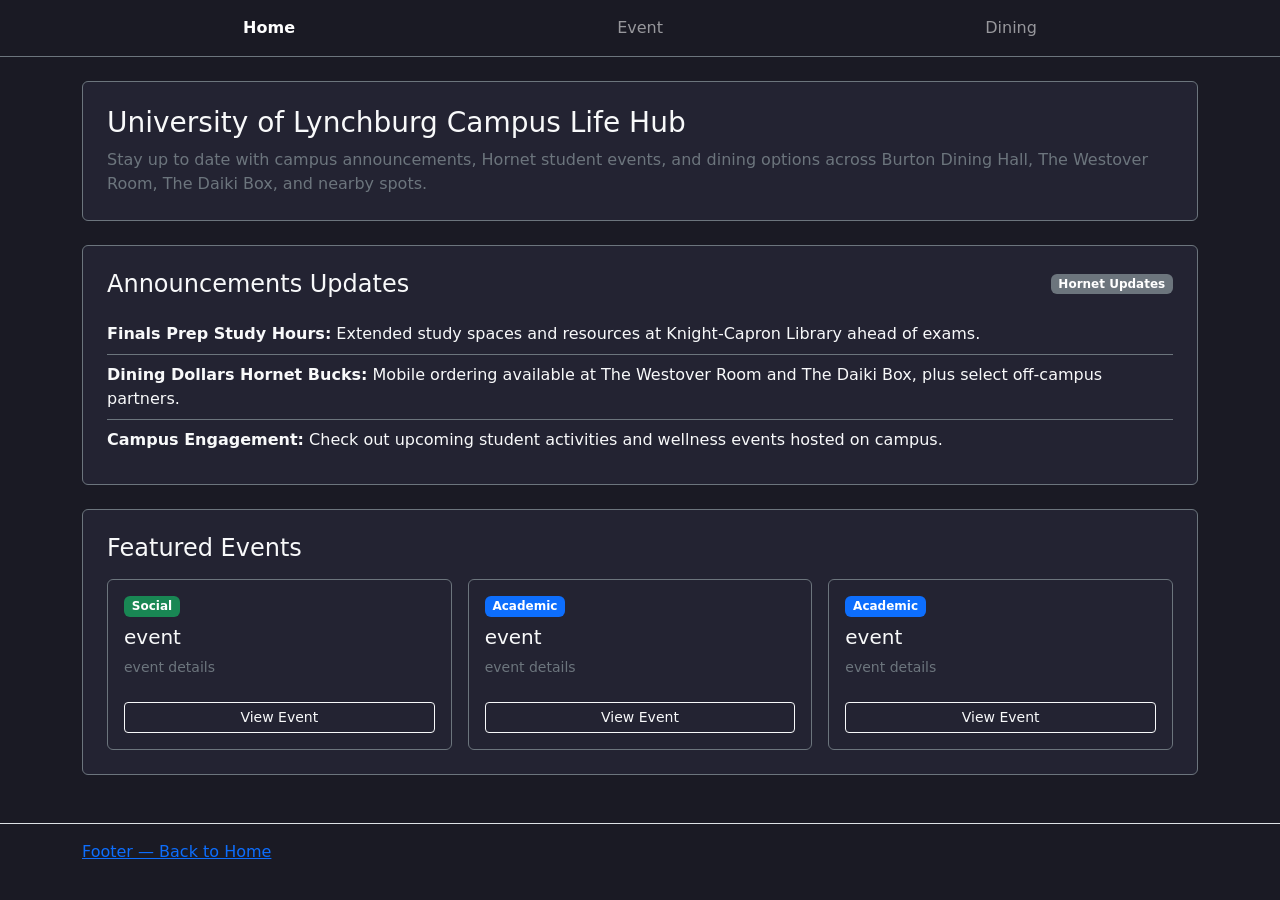
<file: index.html>
<!DOCTYPE html>
<html lang="en">
<head>
    <meta charset="UTF-8">
    <meta name="viewport" content="width=device-width, initial-scale=1.0">
    <title>Campus Life</title>
    <link href="https://cdn.jsdelivr.net/npm/bootstrap@5.3.3/dist/css/bootstrap.min.css" rel="stylesheet">
    <link rel="stylesheet" href="css/style.css">

</head>
<body>
  <header>
    <nav class="navbar navbar-expand navbar-dark border-bottom border-secondary">
      <div class="container">
        <ul class="navbar-nav w-100 justify-content-around">
          <li class="nav-item">
            <a class="nav-link active fw-semibold" aria-current="page" href="index.html">Home</a>
          </li>
          <li class="nav-item">
            <a class="nav-link" href="event.html">Event</a>
          </li>
          <li class="nav-item">
            <a class="nav-link" href="dining.html">Dining</a>
          </li>
        </ul>
      </div>
    </nav>
  </header>
  <main class="container my-4 flex-grow-1">
    <section id="app-info" class="p-4 mb-4 border border-secondary rounded">
      <h1 class="h3 mb-2">University of Lynchburg Campus Life Hub</h1>
        <p class="mb-0 text-secondary">
          Stay up to date with campus announcements, Hornet student events, and dining options
          across Burton Dining Hall, The Westover Room, The Daiki Box, and nearby spots.
        </p>
    </section>
    <!--Announcements and Updates -->
    <section id="announcements" class="p-4 mb-4 border border-secondary rounded">
      <div class="d-flex justify-content-between align-items-center mb-3">
        <h2 class="h4 mb-0">Announcements Updates</h2>
        <div class="badge text-bg-secondary">Hornet Updates</div>
      </div>
      <ul id="announcements-list" class="list-group list-group-flush">
        <li class="list-group-item bg-transparent text-light border-secondary px-0">
          <strong>Finals Prep Study Hours:</strong> Extended study spaces and resources at Knight-Capron Library ahead of exams.
        </li>
        <li class="list-group-item bg-transparent text-light border-secondary px-0">
          <strong>Dining Dollars Hornet Bucks:</strong> Mobile ordering available at The Westover Room and The Daiki Box, plus select off-campus partners.
        </li>
        <li class="list-group-item bg-transparent text-light border-secondary px-0">
          <strong>Campus Engagement:</strong> Check out upcoming student activities and wellness events hosted on campus.
        </li>
      </ul>
    </section>
    <!-- Featured Events-->
    <section id="featured-events" class="p-4 mb-4 border border-secondary rounded">
    <h2 class="h4 mb-3">Featured Events</h2>
    <div class="row g-3">
      <!-- Featured Event Card 1 -->
      <div class="col-md-4">
        <div class="card h-100 bg-transparent text-light border-secondary">
          <div class="card-body d-flex flex-column">
            <div class="badge text-bg-success align-self-start mb-2">Social</div>
            <h3 class="h5 card-title">event</h3>
            <p class="card-text text-secondary small flex-grow-1">
              event details
            </p>
            <a href="event.html" class="btn btn-outline-light btn-sm mt-2">View Event</a>
          </div>
        </div>
      </div>
      <!-- Featured Event Card 2 -->
      <div class="col-md-4">
        <div class="card h-100 bg-transparent text-light border-secondary">
          <div class="card-body d-flex flex-column">
            <div class="badge text-bg-primary align-self-start mb-2">Academic</div>
            <h3 class="h5 card-title">event</h3>
            <p class="card-text text-secondary small flex-grow-1">
              event details
            </p>
            <a href="event.html" class="btn btn-outline-light btn-sm mt-2">View Event</a>
          </div>
        </div>
      </div>
      <!-- Featured Event Card 3 -->
      <div class="col-md-4">
        <div class="card h-100 bg-transparent text-light border-secondary">
          <div class="card-body d-flex flex-column">
            <div class="badge text-bg-primary align-self-start mb-2">Academic</div>
            <h3 class="h5 card-title">event</h3>
            <p class="card-text text-secondary small flex-grow-1">
              event details
            </p>
            <a href="event.html" class="btn btn-outline-light btn-sm mt-2">View Event</a>
          </div>
        </div>
      </div>

    </div>
  </section>
  </main>

  <footer class="border-top py-3 mt-5">
    <div class="container">
      <a href="index.html">Footer — Back to Home</a>
    </div>
  </footer>
  <script src="https://cdn.jsdelivr.net/npm/bootstrap@5.3.9/dist/js/bootstrap.bundle.min.js" integrity="sha384-WyOxWvTyr1QaMPfiPJSv76iReVthorl5uWlFtZPyK0IEB0hGzo9y5Bp9mYanr8Bu" crossorigin="anonymous"></script>
  <script src="js/script.js"></script>
</body>
</html>
</file>
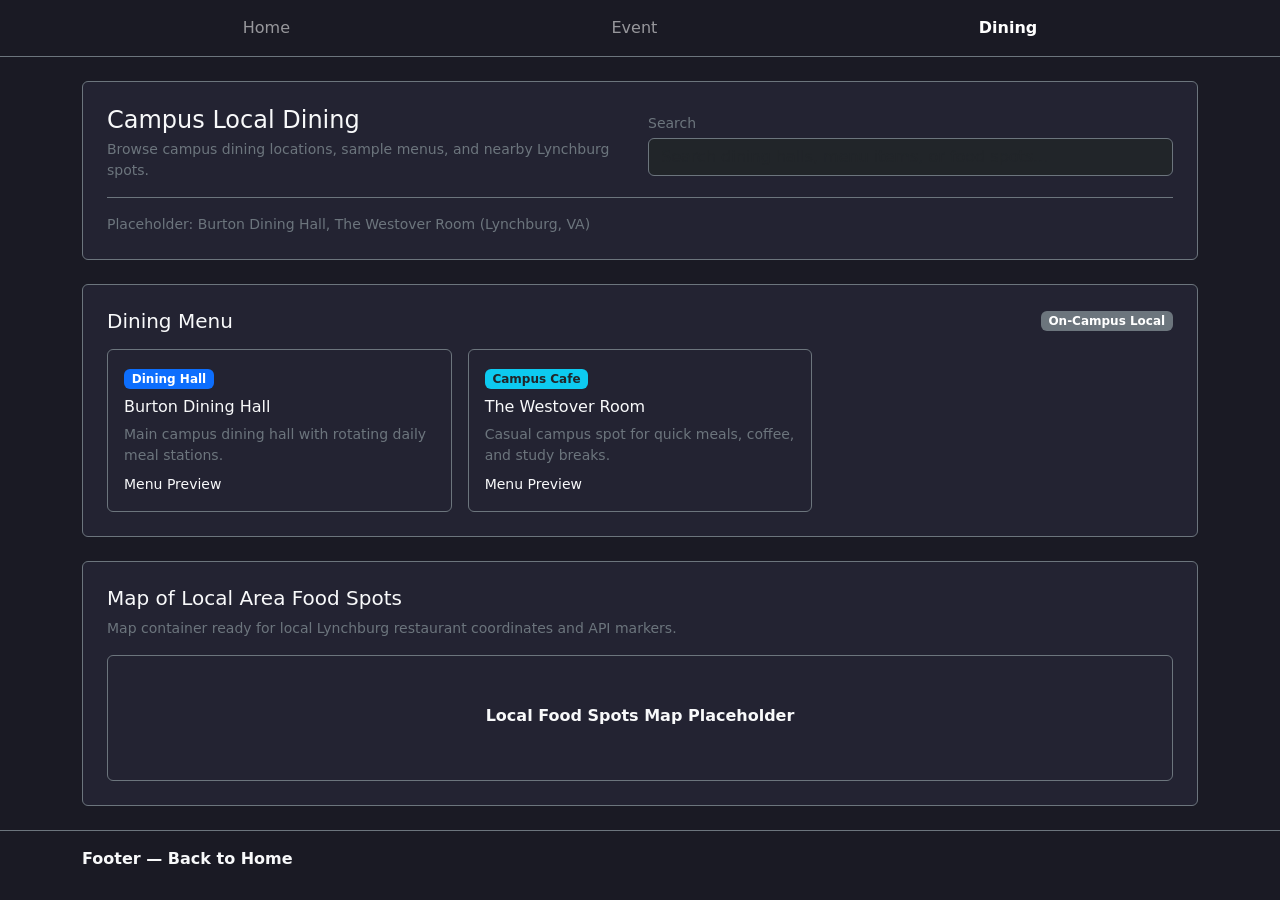
<file: dining.html>
<!DOCTYPE html>
<html lang="en">
<head>
    <meta charset="UTF-8">
    <meta name="viewport" content="width=device-width, initial-scale=1.0">
    <title>Dining</title>
    <link href="https://cdn.jsdelivr.net/npm/bootstrap@5.3.3/dist/css/bootstrap.min.css" rel="stylesheet">
    <link rel="stylesheet" href="css/style.css">
</head>
<body>
  <header>
    <nav class="navbar navbar-expand navbar-dark border-bottom border-secondary">
      <div class="container">
        <ul class="navbar-nav w-100 justify-content-around">
          <li class="nav-item">
            <a class="nav-link" href="index.html">Home</a>
          </li>
          <li class="nav-item">
           <a class="nav-link" href="event.html">Event</a>
          </li>
          <li class="nav-item">
            <a class="nav-link active fw-semibold" aria-current="page" href="dining.html">Dining</a>
          </li>
        </ul>
      </div>
    </nav>
  </header>
  <main class="container my-4 flex-grow-1">
<!-- Page Title and Search Bar Section -->
  <section id="dining-header" class="p-4 mb-4 border border-secondary rounded">
    <div class="row g-3 align-items-center">
      <div class="col-md-6">
        <h1 class="h4 mb-1">Campus Local Dining</h1>
        <p class="text-secondary small mb-0">
        Browse campus dining locations, sample menus, and nearby Lynchburg spots.
        </p>
      </div>
      <div class="col-md-6">
        <label for="dining-search" class="form-label small text-secondary mb-1">Search</label>
        <input type="search" id="dining-search" class="form-control bg-dark text-light border-secondary" placeholder="Search dining halls, menu items, or food spots..."/>
      </div>
    </div>
    <div id="dining-api-list" class="mt-3 pt-3 border-top border-secondary">
        <p class="text-secondary small mb-0">Dining API results placeholder.</p>
    </div>
  </section>
  <!-- Dining Menu Section-->
  <section id="dining-menu-section" class="p-4 mb-4 border border-secondary rounded">
    <div class="d-flex justify-content-between align-items-center mb-3">
      <h2 class="h5 mb-0">Dining Menu</h2>
      <div class="badge text-bg-secondary">On-Campus Local</div>
    </div>
    <div id="dining-list" class="row g-3">
      <!-- Dining Location 1 -->
    <div class="col-md-4 dining-card" data-search="burton dining hall breakfast lunch dinner">
    <div class="card h-100 bg-transparent text-light border-secondary">
      <div class="card-body">
      <div class="badge text-bg-primary mb-2">Dining Hall</div>
        <h3 class="h6 card-title">Burton Dining Hall</h3>
        <p class="card-text text-secondary small mb-2">
          Main campus dining hall with rotating daily meal stations.
        </p>
        <p class="small mb-0">Menu Preview</p>
      </div>
      </div>
    </div>
    <!-- Dining Location 2 -->
    <div class="col-md-4 dining-card" data-search="westover room cafe coffee sandwiches">
      <div class="card h-100 bg-transparent text-light border-secondary">
        <div class="card-body">
          <div class="badge text-bg-info text-dark mb-2">Campus Cafe</div>
            <h3 class="h6 card-title">The Westover Room</h3>
            <p class="card-text text-secondary small mb-2">
              Casual campus spot for quick meals, coffee, and study breaks.
            </p>
            <p class="small mb-0">Menu Preview</p>
          </div>
        </div>
      </div>
    </div>
  </section>
  <!-- Local Area Food Spots Map Placeholder Section -->
  <section id="local-food-map" class="p-4 border border-secondary rounded">
    <h2 class="h5 mb-2">Map of Local Area Food Spots</h2>
    <p class="text-secondary small mb-3">
      Map container ready for local Lynchburg restaurant coordinates and API markers.
    </p>
    <div id="food-map-canvas" class="p-5 border border-secondary rounded text-center">
      <p class="fw-semibold mb-1">Local Food Spots Map Placeholder</p>
    </div>
  </section>

  </main>
  <footer class="border-top border-secondary py-3 mt-auto">
    <div class="container d-flex justify-content-between align-items-center">
      <a href="index.html" class="text-decoration-none text-light fw-semibold">
        Footer — Back to Home
      </a>
    </div>
  </footer>
    <script src="https://cdn.jsdelivr.net/npm/bootstrap@5.3.9/dist/js/bootstrap.bundle.min.js" integrity="sha384-WyOxWvTyr1QaMPfiPJSv76iReVthorl5uWlFtZPyK0IEB0hGzo9y5Bp9mYanr8Bu" crossorigin="anonymous"></script>
    <script src="js/script.js"></script> 
</body>
</html>
</file>
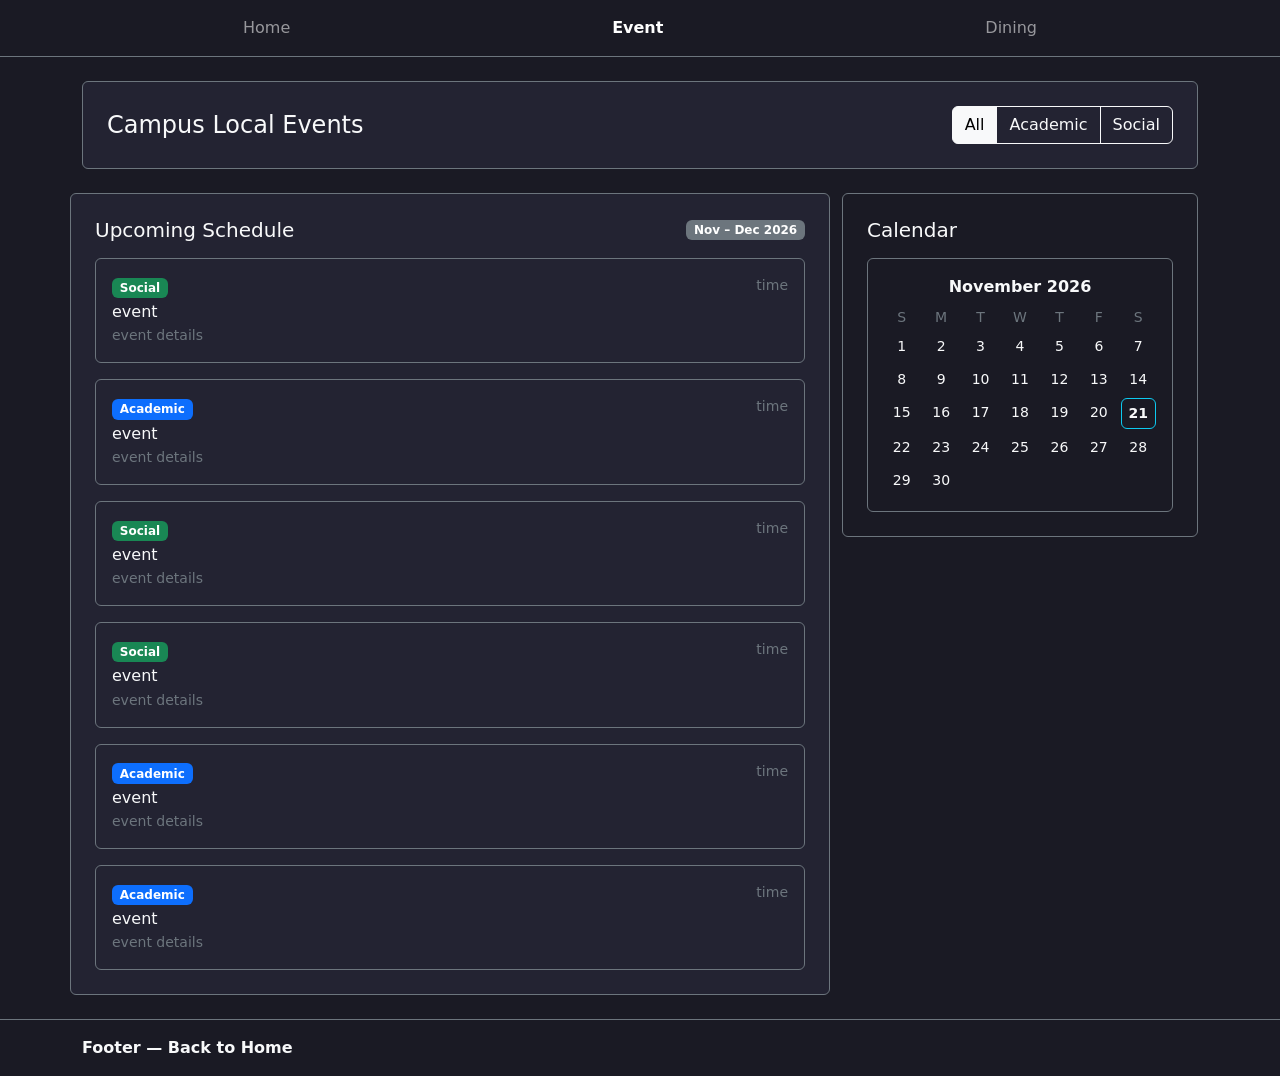
<file: event.html>
<!DOCTYPE html>
<html lang="en">
<head>
    <meta charset="UTF-8">
    <meta name="viewport" content="width=device-width, initial-scale=1.0">
    <title>Events</title>
    <link href="https://cdn.jsdelivr.net/npm/bootstrap@5.3.3/dist/css/bootstrap.min.css" rel="stylesheet">
    <link rel="stylesheet" href="css/style.css">
</head>
<body>
  <header>
    <nav class="navbar navbar-expand navbar-dark border-bottom border-secondary">
      <div class="container">
        <ul class="navbar-nav w-100 justify-content-around">
          <li class="nav-item">
            <a class="nav-link" href="index.html">Home</a>
          </li>
          <li class="nav-item">
           <a class="nav-link active fw-semibold" aria-current="page" href="event.html">Event</a>
          </li>
          <li class="nav-item">
            <a class="nav-link" href="dining.html">Dining</a>
          </li>
        </ul>
      </div>
    </nav>
  </header>
  <main class="container my-4 flex-grow-1">
  <!-- Filter Controls Section (All, Academic, Social) -->
    <section id="event-filters" class="p-4 mb-4 border border-secondary rounded">
      <div class="d-flex flex-wrap justify-content-between align-items-center gap-2">
        <h1 class="h4 mb-0">Campus Local Events</h1>
          <div class="btn-group" role="group" aria-label="Event category filters">
            <button type="button" class="btn btn-outline-light active" data-filter="All">All</button>
            <button type="button" class="btn btn-outline-light" data-filter="Academic">Academic</button>
            <button type="button" class="btn btn-outline-light" data-filter="Social">Social</button>
          </div>
      </div>
    </section>
    <!--Event List + Calendar -->
    <div class="row g-4">

      <!-- Events Listed  -->
      <section id="events-list-section" class="col-lg-8 p-4 border border-secondary rounded">
        <div class="d-flex justify-content-between align-items-center mb-3">
          <h2 class="h5 mb-0">Upcoming Schedule</h2>
          <div class="badge text-bg-secondary">Nov – Dec 2026</div>
        </div>

        <div id="events-list" class="d-flex flex-column gap-3">
          <!-- Event 1 -->
          <article class="p-3 border border-secondary rounded event-item" data-category="Social">
            <div class="d-flex justify-content-between align-items-start gap-2">
              <div>
                <div class="badge text-bg-success mb-1">Social</div>
                <h3 class="h6 mb-1">event</h3>
                <p class="text-secondary small mb-0">event details</p>
              </div>
              <p class="text-secondary small text-nowrap">time</p>
            </div>
          </article>

          <!-- Event 2 -->
          <article class="p-3 border border-secondary rounded event-item" data-category="Academic">
            <div class="d-flex justify-content-between align-items-start gap-2">
              <div>
                <div class="badge text-bg-primary mb-1">Academic</div>
                  <h3 class="h6 mb-1">event</h3>
                  <p class="text-secondary small mb-0">event details</p>
              </div>
              <p class="text-secondary small text-nowrap">time</p>
            </div>
          </article>

          <!-- Event 3 -->
          <article class="p-3 border border-secondary rounded event-item" data-category="Social">
            <div class="d-flex justify-content-between align-items-start gap-2">
              <div>
                <div class="badge text-bg-success mb-1">Social</div>
                <h3 class="h6 mb-1">event</h3>
                <p class="text-secondary small mb-0">event details</p>
              </div>
              <p class="text-secondary small text-nowrap">time</p>
            </div>
          </article>

          <!-- Event 4 -->
          <article class="p-3 border border-secondary rounded event-item" data-category="Social">
            <div class="d-flex justify-content-between align-items-start gap-2">
              <div>
                <div class="badge text-bg-success mb-1">Social</div>
                <h3 class="h6 mb-1">event</h3>
                <p class="text-secondary small mb-0">event details</p>
              </div>
              <p class="text-secondary small text-nowrap">time</p>
            </div>
          </article>

          <!-- Event 5 -->
          <article class="p-3 border border-secondary rounded event-item" data-category="Academic">
            <div class="d-flex justify-content-between align-items-start gap-2">
              <div>
                <div class="badge text-bg-primary mb-1">Academic</div>
                <h3 class="h6 mb-1">event</h3>
                <p class="text-secondary small mb-0">event details</p>
              </div>
              <p class="text-secondary small text-nowrap">time</p>
            </div>
          </article>

          <!-- Event 6 -->
          <article class="p-3 border border-secondary rounded event-item" data-category="Academic">
            <div class="d-flex justify-content-between align-items-start gap-2">
              <div>
                <div class="badge text-bg-primary mb-1">Academic</div>
                <h3 class="h6 mb-1">event</h3>
                <p class="text-secondary small mb-0">event details</p>
              </div>
              <p class="text-secondary small text-nowrap">time</p>
            </div>
          </article>
        </div>
      </section>

      <!-- Calendar Panel hell-->
      <aside id="calendar-section" class="col-lg-4">
        <div class="p-4 border border-secondary rounded">
          <h2 class="h5 mb-3">Calendar</h2>
          <div id="calendar-widget" class="p-3 border border-secondary rounded text-center">
            <div class="fw-semibold mb-2">November 2026</div>

            <!-- Day-of-week headers -->
            <div class="calendar-grid small text-secondary mb-1">
              <div>S</div>
              <div>M</div>
              <div>T</div>
              <div>W</div>
              <div>T</div>
              <div>F</div>
              <div>S</div>
            </div>

            <!-- November 2026 dates -->
            <div class="calendar-grid small">
              <div class="py-1">1</div>
              <div class="py-1">2</div>
              <div class="py-1">3</div>
              <div class="py-1">4</div>
              <div class="py-1">5</div>
              <div class="py-1">6</div>
              <div class="py-1">7</div>

              <div class="py-1">8</div>
              <div class="py-1">9</div>
              <div class="py-1">10</div>
              <div class="py-1">11</div>
              <div class="py-1">12</div>
              <div class="py-1">13</div>
              <div class="py-1">14</div>

              <div class="py-1">15</div>
              <div class="py-1">16</div>
              <div class="py-1">17</div>
              <div class="py-1">18</div>
              <div class="py-1">19</div>
              <div class="py-1">20</div>
              <div class="py-1 border border-info rounded fw-bold">21</div>

              <div class="py-1">22</div>
              <div class="py-1">23</div>
              <div class="py-1">24</div>
              <div class="py-1">25</div>
              <div class="py-1">26</div>
              <div class="py-1">27</div>
              <div class="py-1">28</div>

              <div class="py-1">29</div>
              <div class="py-1">30</div>
            </div>
          </div>
        </div>
      </aside>

    </div>

  </main>

  <!-- Footer-->
  <footer class="border-top border-secondary py-3 mt-auto">
    <div class="container d-flex justify-content-between align-items-center">
      <a href="index.html" class="text-decoration-none text-light fw-semibold">
        Footer — Back to Home
      </a>
    </div>
  </footer>
  <script src="https://cdn.jsdelivr.net/npm/bootstrap@5.3.3/dist/js/bootstrap.bundle.min.js"></script>
  <script src="js/script.js"></script>
</body>
</html>
</file>
<file: css/style.css>
/* Dark theme page background*/
body {
  background-color: #1a1a24;
  color: #f8f9fa;
}
/* Elevated dark surface color for sections and cards */
section,
.card {
  background-color: #232332;
}
/* 7-column grid layout for the monthly calendar on event.html */
.calendar-grid {
  display: grid;
  grid-template-columns: repeat(7, 1fr);
  gap: 0.25rem;
}
</file>
